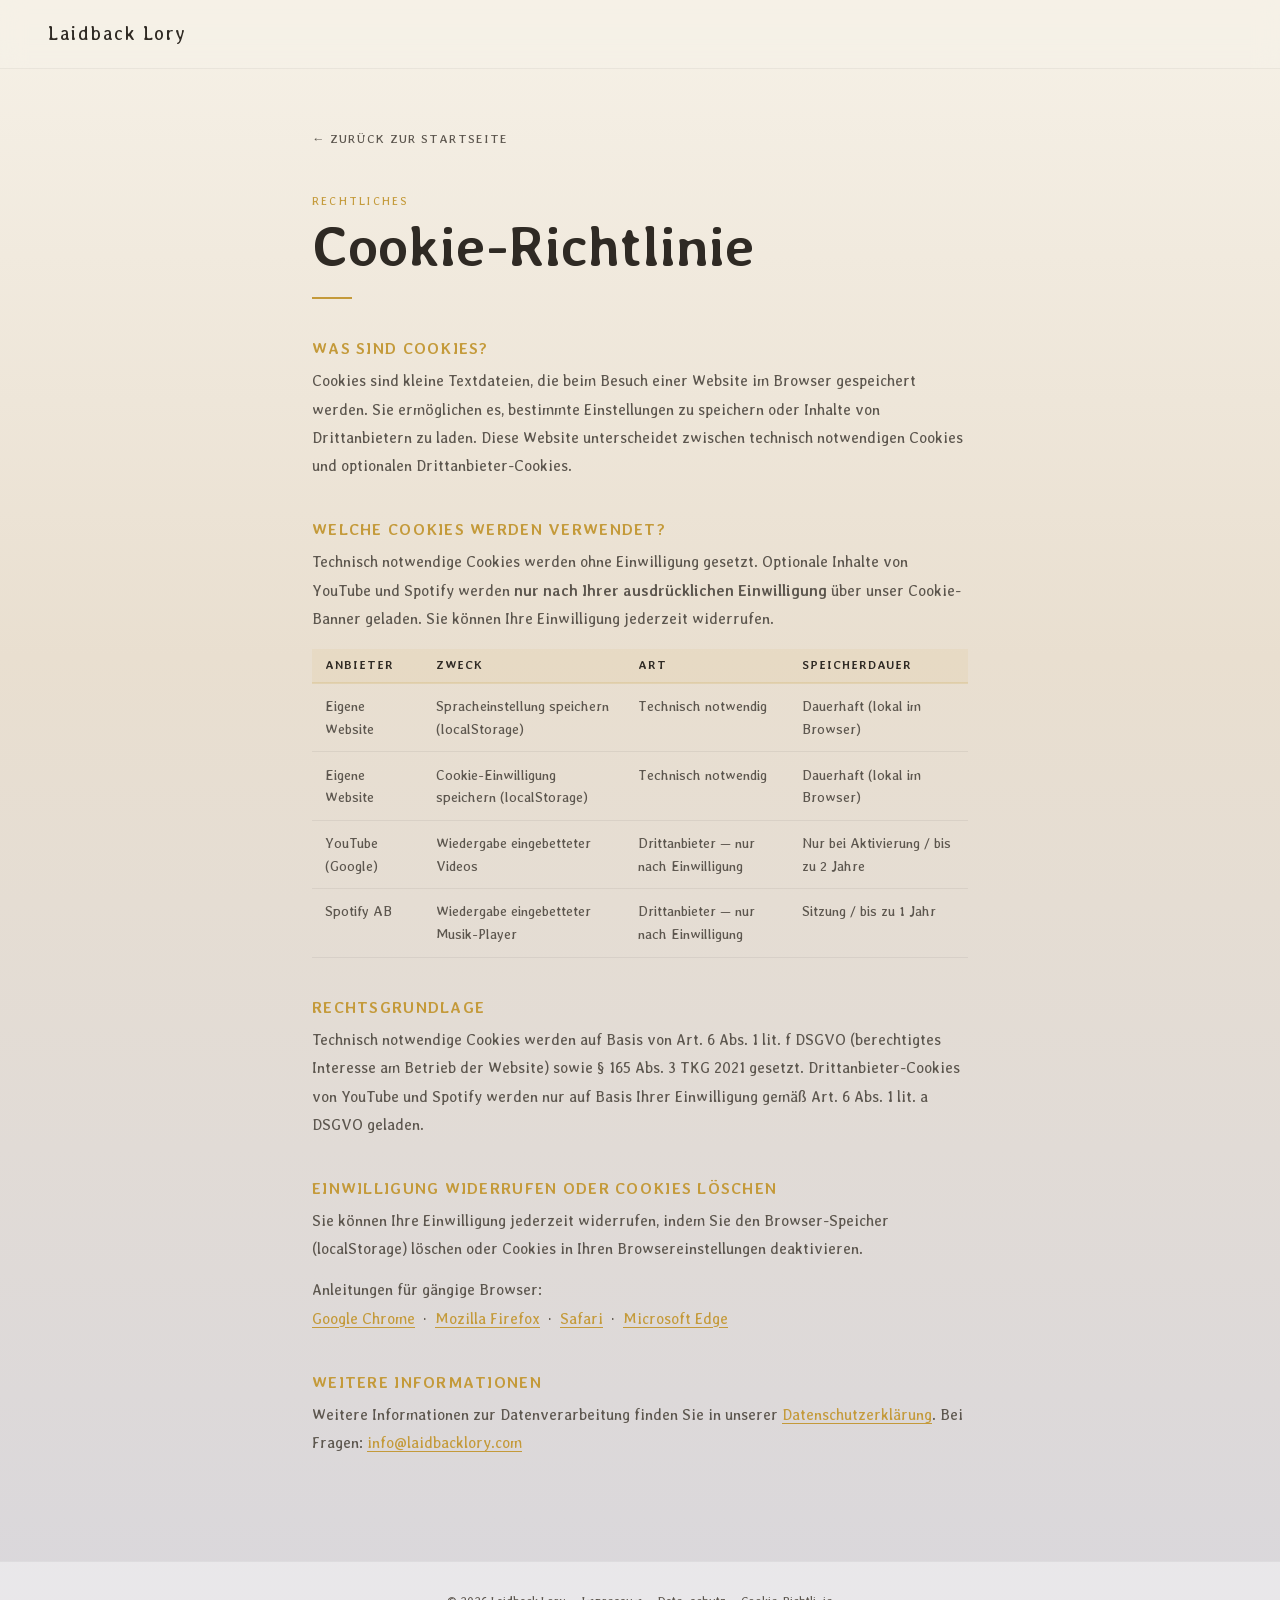
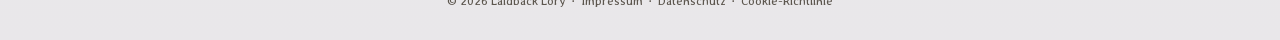
<file: cookies.html>
<!DOCTYPE html>
<html lang="de">
<head>
  <meta charset="UTF-8" />
  <meta name="viewport" content="width=device-width, initial-scale=1.0"/>
  <title>Cookie-Richtlinie — Laidback Lory</title>
  <meta name="robots" content="noindex, nofollow">
  <link href="https://fonts.googleapis.com/css2?family=Averia+Libre:ital,wght@0,300;0,400;0,700;1,300;1,400;1,700&display=swap" rel="stylesheet">
  <link rel="stylesheet" href="style.css">
  <style>
    .legal-wrap { max-width: 720px; margin: 0 auto; padding: 8rem 2rem 4rem; }
    .legal-wrap .section-label { font-size: 0.7rem; letter-spacing: 0.2em; text-transform: uppercase; color: var(--mustard); display: block; margin-bottom: 0.5rem; }
    .legal-wrap h1 { font-family: var(--font-h1); font-size: clamp(2rem, 5vw, 3.5rem); font-weight: 700; line-height: 1.1; margin-bottom: 0.5rem; }
    .legal-wrap .divider { width: 40px; height: 2px; background: var(--mustard); margin: 1.2rem 0 2.5rem; }
    .legal-block { margin-bottom: 2.5rem; }
    .legal-block h2 { font-family: var(--font-h2); font-size: 1rem; font-weight: 700; letter-spacing: 0.08em; text-transform: uppercase; color: var(--mustard); margin-bottom: 0.6rem; }
    .legal-block p { font-size: 0.95rem; color: var(--text-soft); line-height: 1.85; margin-bottom: 0.8rem; }
    .legal-block a { color: var(--mustard); text-decoration: underline; text-underline-offset: 3px; }
    .cookie-table { width: 100%; border-collapse: collapse; font-size: 0.88rem; color: var(--text-soft); margin-top: 1rem; }
    .cookie-table th { text-align: left; padding: 0.6rem 0.8rem; background: rgba(196,154,58,0.08); color: var(--text-dark); font-weight: 700; font-size: 0.75rem; letter-spacing: 0.08em; text-transform: uppercase; border-bottom: 2px solid rgba(196,154,58,0.2); }
    .cookie-table td { padding: 0.7rem 0.8rem; border-bottom: 1px solid rgba(0,0,0,0.06); line-height: 1.6; vertical-align: top; }
    .back-link { display: inline-flex; align-items: center; gap: 0.4rem; font-size: 0.78rem; letter-spacing: 0.1em; text-transform: uppercase; color: var(--text-soft); margin-bottom: 3rem; transition: color 0.2s; }
    .back-link:hover { color: var(--mustard); }
  </style>
</head>
<body>
  <nav><a href="index.html" class="nav-logo">Laidback Lory</a></nav>

  <div class="legal-wrap">
    <a href="index.html" class="back-link">← Zurück zur Startseite</a>
    <span class="section-label">Rechtliches</span>
    <h1>Cookie-Richtlinie</h1>
    <div class="divider"></div>

    <div class="legal-block">
      <h2>Was sind Cookies?</h2>
      <p>Cookies sind kleine Textdateien, die beim Besuch einer Website im Browser gespeichert werden. Sie ermöglichen es, bestimmte Einstellungen zu speichern oder Inhalte von Drittanbietern zu laden. Diese Website unterscheidet zwischen technisch notwendigen Cookies und optionalen Drittanbieter-Cookies.</p>
    </div>

    <div class="legal-block">
      <h2>Welche Cookies werden verwendet?</h2>
      <p>Technisch notwendige Cookies werden ohne Einwilligung gesetzt. Optionale Inhalte von YouTube und Spotify werden <strong>nur nach Ihrer ausdrücklichen Einwilligung</strong> über unser Cookie-Banner geladen. Sie können Ihre Einwilligung jederzeit widerrufen.</p>

      <table class="cookie-table">
        <thead>
          <tr>
            <th>Anbieter</th>
            <th>Zweck</th>
            <th>Art</th>
            <th>Speicherdauer</th>
          </tr>
        </thead>
        <tbody>
          <tr>
            <td>Eigene Website</td>
            <td>Spracheinstellung speichern (localStorage)</td>
            <td>Technisch notwendig</td>
            <td>Dauerhaft (lokal im Browser)</td>
          </tr>
          <tr>
            <td>Eigene Website</td>
            <td>Cookie-Einwilligung speichern (localStorage)</td>
            <td>Technisch notwendig</td>
            <td>Dauerhaft (lokal im Browser)</td>
          </tr>
          <tr>
            <td>YouTube (Google)</td>
            <td>Wiedergabe eingebetteter Videos</td>
            <td>Drittanbieter — nur nach Einwilligung</td>
            <td>Nur bei Aktivierung / bis zu 2 Jahre</td>
          </tr>
          <tr>
            <td>Spotify AB</td>
            <td>Wiedergabe eingebetteter Musik-Player</td>
            <td>Drittanbieter — nur nach Einwilligung</td>
            <td>Sitzung / bis zu 1 Jahr</td>
          </tr>
        </tbody>
      </table>
    </div>

    <div class="legal-block">
      <h2>Rechtsgrundlage</h2>
      <p>Technisch notwendige Cookies werden auf Basis von Art. 6 Abs. 1 lit. f DSGVO (berechtigtes Interesse am Betrieb der Website) sowie § 165 Abs. 3 TKG 2021 gesetzt. Drittanbieter-Cookies von YouTube und Spotify werden nur auf Basis Ihrer Einwilligung gemäß Art. 6 Abs. 1 lit. a DSGVO geladen.</p>
    </div>

    <div class="legal-block">
      <h2>Einwilligung widerrufen oder Cookies löschen</h2>
      <p>Sie können Ihre Einwilligung jederzeit widerrufen, indem Sie den Browser-Speicher (localStorage) löschen oder Cookies in Ihren Browsereinstellungen deaktivieren.</p>
      <p>Anleitungen für gängige Browser:<br>
      <a href="https://support.google.com/chrome/answer/95647?hl=de" target="_blank" rel="noopener">Google Chrome</a> &nbsp;·&nbsp;
      <a href="https://support.mozilla.org/de/kb/cookies-erlauben-und-ablehnen" target="_blank" rel="noopener">Mozilla Firefox</a> &nbsp;·&nbsp;
      <a href="https://support.apple.com/de-at/guide/safari/sfri11471/mac" target="_blank" rel="noopener">Safari</a> &nbsp;·&nbsp;
      <a href="https://support.microsoft.com/de-de/windows/cookies-in-microsoft-edge-löschen-63947406-40ac-c3b8-57b9-2a946a29ae09" target="_blank" rel="noopener">Microsoft Edge</a></p>
    </div>

    <div class="legal-block">
      <h2>Weitere Informationen</h2>
      <p>Weitere Informationen zur Datenverarbeitung finden Sie in unserer <a href="datenschutz.html">Datenschutzerklärung</a>. Bei Fragen: <a href="mailto:info@laidbacklory.com">info@laidbacklory.com</a></p>
    </div>
  </div>

  <footer>
    <p>&copy; <span id="yr"></span> Laidback Lory &nbsp;·&nbsp;
    <a href="impressum.html">Impressum</a> &nbsp;·&nbsp;
    <a href="datenschutz.html">Datenschutz</a> &nbsp;·&nbsp;
    <a href="cookies.html">Cookie-Richtlinie</a></p>
  </footer>
  <script>document.getElementById('yr').textContent = new Date().getFullYear();</script>
</body>
</html>
</file>
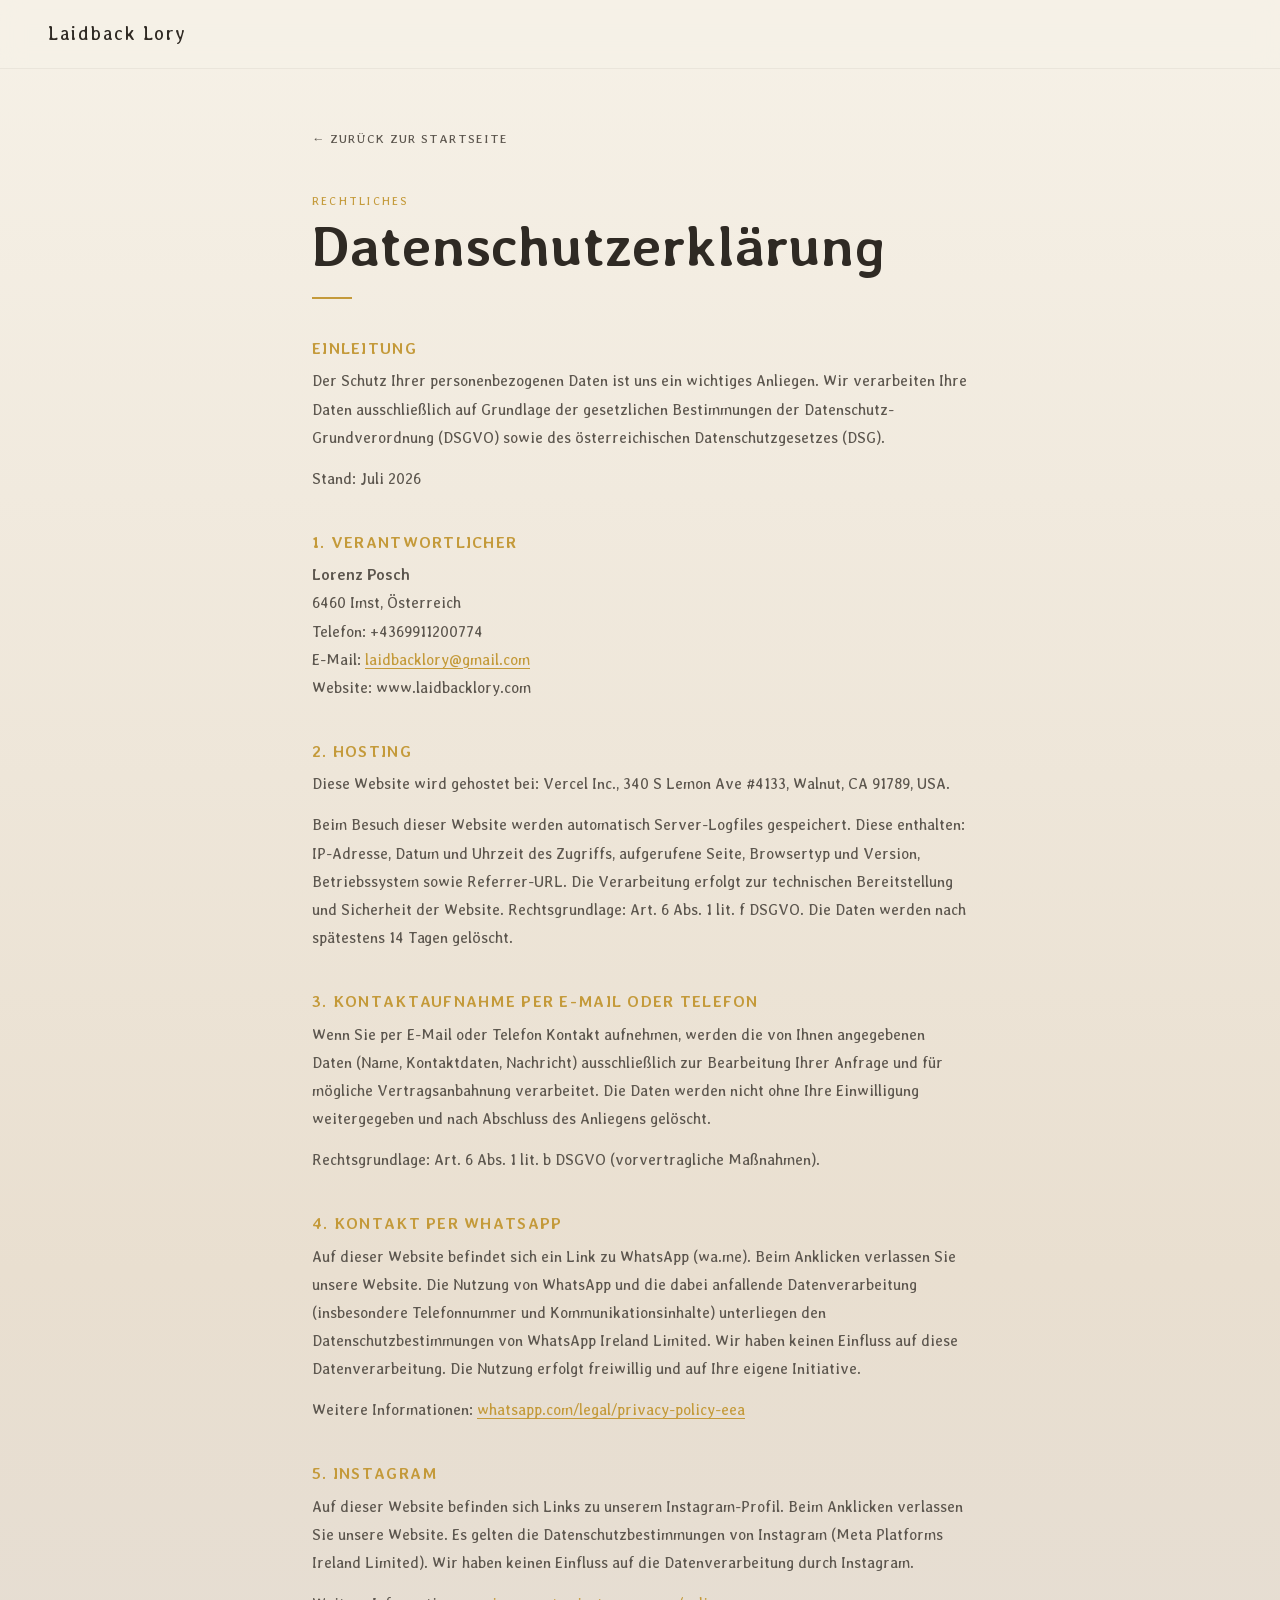
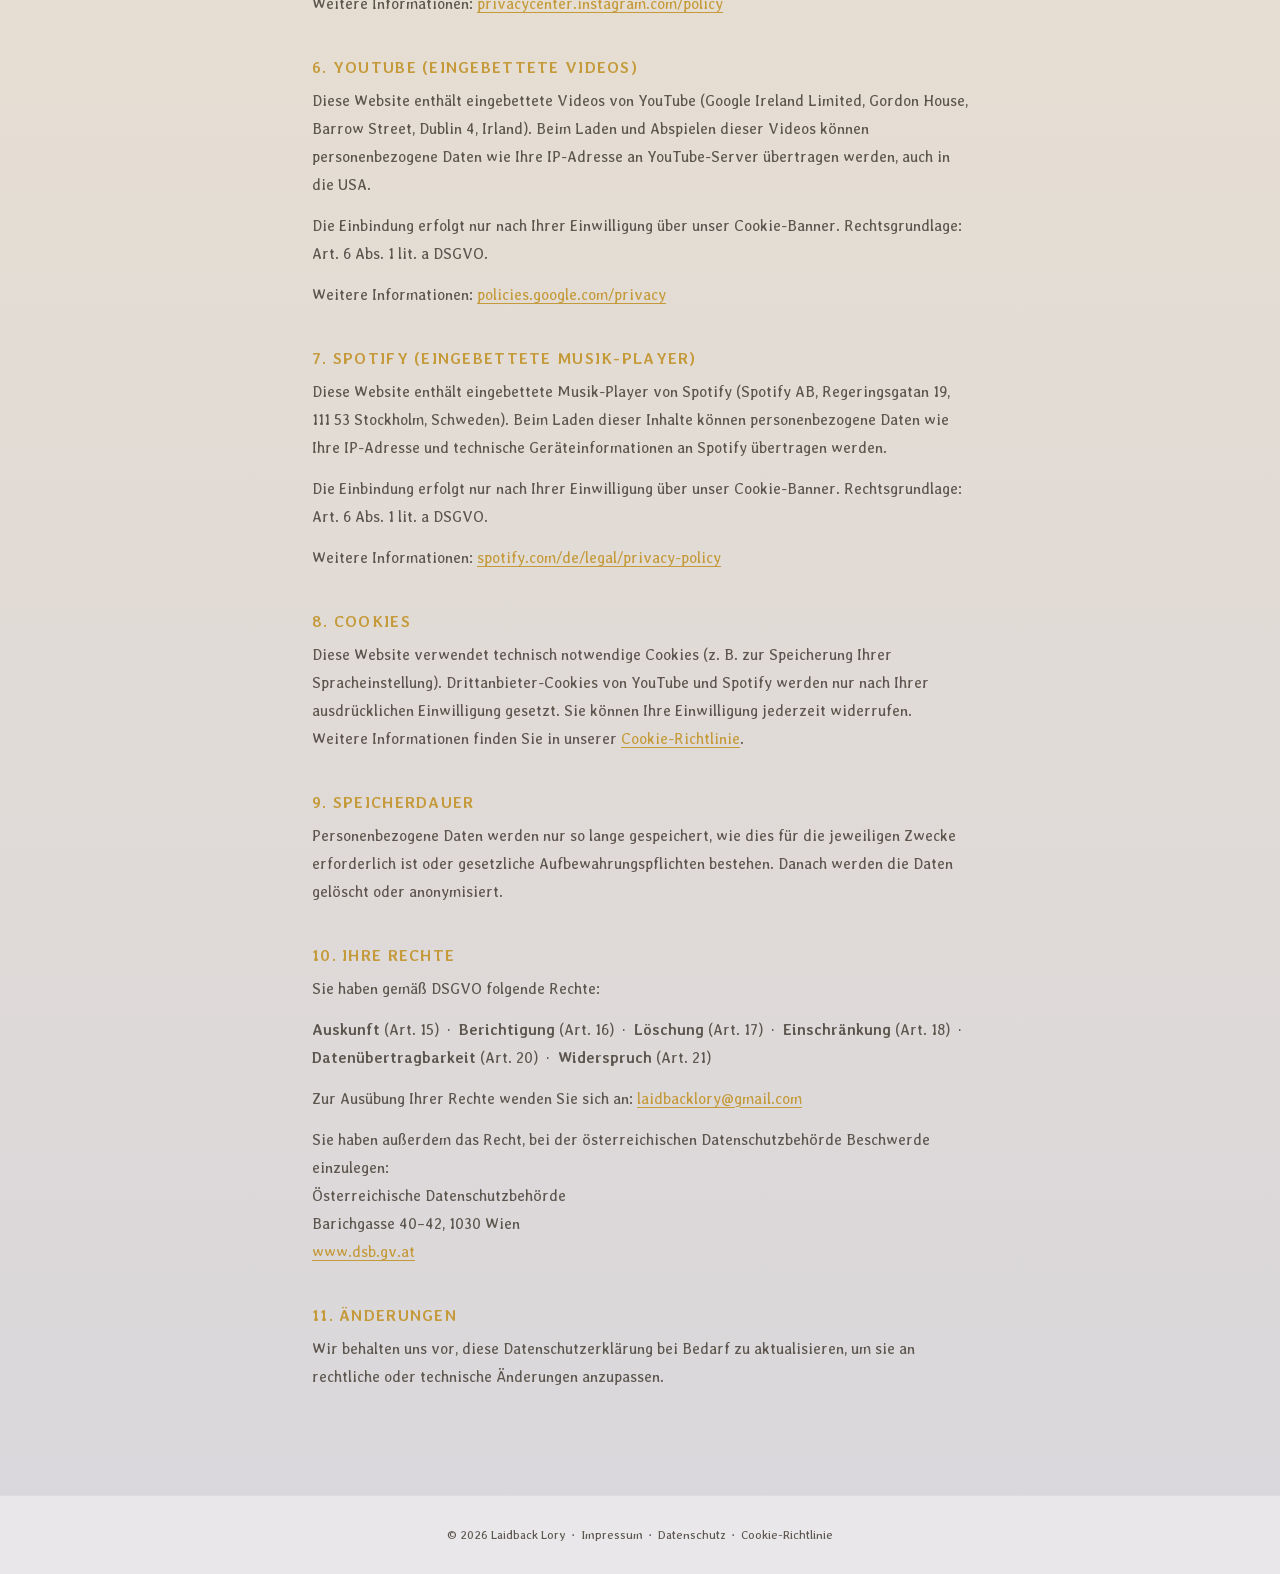
<file: datenschutz.html>
<!DOCTYPE html>
<html lang="de">
<head>
  <meta charset="UTF-8" />
  <meta name="viewport" content="width=device-width, initial-scale=1.0"/>
  <title>Datenschutzerklärung — Laidback Lory</title>
  <meta name="robots" content="noindex, nofollow">
  <link href="https://fonts.googleapis.com/css2?family=Averia+Libre:ital,wght@0,300;0,400;0,700;1,300;1,400;1,700&display=swap" rel="stylesheet">
  <link rel="stylesheet" href="style.css">
  <style>
    .legal-wrap { max-width: 720px; margin: 0 auto; padding: 8rem 2rem 4rem; }
    .legal-wrap .section-label { font-size: 0.7rem; letter-spacing: 0.2em; text-transform: uppercase; color: var(--mustard); display: block; margin-bottom: 0.5rem; }
    .legal-wrap h1 { font-family: var(--font-h1); font-size: clamp(2rem, 5vw, 3.5rem); font-weight: 700; line-height: 1.1; margin-bottom: 0.5rem; }
    .legal-wrap .divider { width: 40px; height: 2px; background: var(--mustard); margin: 1.2rem 0 2.5rem; }
    .legal-block { margin-bottom: 2.5rem; }
    .legal-block h2 { font-family: var(--font-h2); font-size: 1rem; font-weight: 700; letter-spacing: 0.08em; text-transform: uppercase; color: var(--mustard); margin-bottom: 0.6rem; }
    .legal-block p { font-size: 0.95rem; color: var(--text-soft); line-height: 1.85; margin-bottom: 0.8rem; }
    .legal-block a { color: var(--mustard); text-decoration: underline; text-underline-offset: 3px; }
    .back-link { display: inline-flex; align-items: center; gap: 0.4rem; font-size: 0.78rem; letter-spacing: 0.1em; text-transform: uppercase; color: var(--text-soft); margin-bottom: 3rem; transition: color 0.2s; }
    .back-link:hover { color: var(--mustard); }
  </style>
</head>
<body>
  <nav><a href="index.html" class="nav-logo">Laidback Lory</a></nav>

  <div class="legal-wrap">
    <a href="index.html" class="back-link">← Zurück zur Startseite</a>
    <span class="section-label">Rechtliches</span>
    <h1>Datenschutz&shy;erklärung</h1>
    <div class="divider"></div>

    <div class="legal-block">
      <h2>Einleitung</h2>
      <p>Der Schutz Ihrer personenbezogenen Daten ist uns ein wichtiges Anliegen. Wir verarbeiten Ihre Daten ausschließlich auf Grundlage der gesetzlichen Bestimmungen der Datenschutz-Grundverordnung (DSGVO) sowie des österreichischen Datenschutzgesetzes (DSG).</p>
      <p>Stand: Juli 2026</p>
    </div>

    <div class="legal-block">
      <h2>1. Verantwortlicher</h2>
      <p>
        <strong>Lorenz Posch</strong><br>
        6460 Imst, Österreich<br>
        Telefon: +4369911200774<br>
        E-Mail: <a href="mailto:info@laidbacklory.com">laidbacklory@gmail.com</a><br>
        Website: www.laidbacklory.com
      </p>
    </div>

    <div class="legal-block">
      <h2>2. Hosting</h2>
      <p>Diese Website wird gehostet bei: Vercel Inc., 340 S Lemon Ave #4133, Walnut, CA 91789, USA.</p>
      <p>Beim Besuch dieser Website werden automatisch Server-Logfiles gespeichert. Diese enthalten: IP-Adresse, Datum und Uhrzeit des Zugriffs, aufgerufene Seite, Browsertyp und Version, Betriebssystem sowie Referrer-URL. Die Verarbeitung erfolgt zur technischen Bereitstellung und Sicherheit der Website. Rechtsgrundlage: Art. 6 Abs. 1 lit. f DSGVO. Die Daten werden nach spätestens 14 Tagen gelöscht.</p>
    </div>

    <div class="legal-block">
      <h2>3. Kontaktaufnahme per E-Mail oder Telefon</h2>
      <p>Wenn Sie per E-Mail oder Telefon Kontakt aufnehmen, werden die von Ihnen angegebenen Daten (Name, Kontaktdaten, Nachricht) ausschließlich zur Bearbeitung Ihrer Anfrage und für mögliche Vertragsanbahnung verarbeitet. Die Daten werden nicht ohne Ihre Einwilligung weitergegeben und nach Abschluss des Anliegens gelöscht.</p>
      <p>Rechtsgrundlage: Art. 6 Abs. 1 lit. b DSGVO (vorvertragliche Maßnahmen).</p>
    </div>

    <div class="legal-block">
      <h2>4. Kontakt per WhatsApp</h2>
      <p>Auf dieser Website befindet sich ein Link zu WhatsApp (wa.me). Beim Anklicken verlassen Sie unsere Website. Die Nutzung von WhatsApp und die dabei anfallende Datenverarbeitung (insbesondere Telefonnummer und Kommunikationsinhalte) unterliegen den Datenschutzbestimmungen von WhatsApp Ireland Limited. Wir haben keinen Einfluss auf diese Datenverarbeitung. Die Nutzung erfolgt freiwillig und auf Ihre eigene Initiative.</p>
      <p>Weitere Informationen: <a href="https://www.whatsapp.com/legal/privacy-policy-eea" target="_blank" rel="noopener">whatsapp.com/legal/privacy-policy-eea</a></p>
    </div>

    <div class="legal-block">
      <h2>5. Instagram</h2>
      <p>Auf dieser Website befinden sich Links zu unserem Instagram-Profil. Beim Anklicken verlassen Sie unsere Website. Es gelten die Datenschutzbestimmungen von Instagram (Meta Platforms Ireland Limited). Wir haben keinen Einfluss auf die Datenverarbeitung durch Instagram.</p>
      <p>Weitere Informationen: <a href="https://privacycenter.instagram.com/policy" target="_blank" rel="noopener">privacycenter.instagram.com/policy</a></p>
    </div>

    <div class="legal-block">
      <h2>6. YouTube (eingebettete Videos)</h2>
      <p>Diese Website enthält eingebettete Videos von YouTube (Google Ireland Limited, Gordon House, Barrow Street, Dublin 4, Irland). Beim Laden und Abspielen dieser Videos können personenbezogene Daten wie Ihre IP-Adresse an YouTube-Server übertragen werden, auch in die USA.</p>
      <p>Die Einbindung erfolgt nur nach Ihrer Einwilligung über unser Cookie-Banner. Rechtsgrundlage: Art. 6 Abs. 1 lit. a DSGVO.</p>
      <p>Weitere Informationen: <a href="https://policies.google.com/privacy?hl=de" target="_blank" rel="noopener">policies.google.com/privacy</a></p>
    </div>

    <div class="legal-block">
      <h2>7. Spotify (eingebettete Musik-Player)</h2>
      <p>Diese Website enthält eingebettete Musik-Player von Spotify (Spotify AB, Regeringsgatan 19, 111 53 Stockholm, Schweden). Beim Laden dieser Inhalte können personenbezogene Daten wie Ihre IP-Adresse und technische Geräteinformationen an Spotify übertragen werden.</p>
      <p>Die Einbindung erfolgt nur nach Ihrer Einwilligung über unser Cookie-Banner. Rechtsgrundlage: Art. 6 Abs. 1 lit. a DSGVO.</p>
      <p>Weitere Informationen: <a href="https://www.spotify.com/de/legal/privacy-policy/" target="_blank" rel="noopener">spotify.com/de/legal/privacy-policy</a></p>
    </div>

    <div class="legal-block">
      <h2>8. Cookies</h2>
      <p>Diese Website verwendet technisch notwendige Cookies (z. B. zur Speicherung Ihrer Spracheinstellung). Drittanbieter-Cookies von YouTube und Spotify werden nur nach Ihrer ausdrücklichen Einwilligung gesetzt. Sie können Ihre Einwilligung jederzeit widerrufen. Weitere Informationen finden Sie in unserer <a href="cookies.html">Cookie-Richtlinie</a>.</p>
    </div>

    <div class="legal-block">
      <h2>9. Speicherdauer</h2>
      <p>Personenbezogene Daten werden nur so lange gespeichert, wie dies für die jeweiligen Zwecke erforderlich ist oder gesetzliche Aufbewahrungspflichten bestehen. Danach werden die Daten gelöscht oder anonymisiert.</p>
    </div>

    <div class="legal-block">
      <h2>10. Ihre Rechte</h2>
      <p>Sie haben gemäß DSGVO folgende Rechte:</p>
      <p>
        <strong>Auskunft</strong> (Art. 15) &nbsp;·&nbsp; <strong>Berichtigung</strong> (Art. 16) &nbsp;·&nbsp; <strong>Löschung</strong> (Art. 17) &nbsp;·&nbsp;
        <strong>Einschränkung</strong> (Art. 18) &nbsp;·&nbsp; <strong>Datenübertragbarkeit</strong> (Art. 20) &nbsp;·&nbsp; <strong>Widerspruch</strong> (Art. 21)
      </p>
      <p>Zur Ausübung Ihrer Rechte wenden Sie sich an: <a href="mailto:info@laidbacklory.com">laidbacklory@gmail.com</a></p>
      <p>Sie haben außerdem das Recht, bei der österreichischen Datenschutzbehörde Beschwerde einzulegen:<br>
      Österreichische Datenschutzbehörde<br>
      Barichgasse 40–42, 1030 Wien<br>
      <a href="https://www.dsb.gv.at" target="_blank" rel="noopener">www.dsb.gv.at</a></p>
    </div>

    <div class="legal-block">
      <h2>11. Änderungen</h2>
      <p>Wir behalten uns vor, diese Datenschutzerklärung bei Bedarf zu aktualisieren, um sie an rechtliche oder technische Änderungen anzupassen.</p>
    </div>
  </div>

  <footer>
    <p>&copy; <span id="yr"></span> Laidback Lory &nbsp;·&nbsp;
    <a href="impressum.html">Impressum</a> &nbsp;·&nbsp;
    <a href="datenschutz.html">Datenschutz</a> &nbsp;·&nbsp;
    <a href="cookies.html">Cookie-Richtlinie</a></p>
  </footer>
  <script>document.getElementById('yr').textContent = new Date().getFullYear();</script>
</body>
</html>
</file>
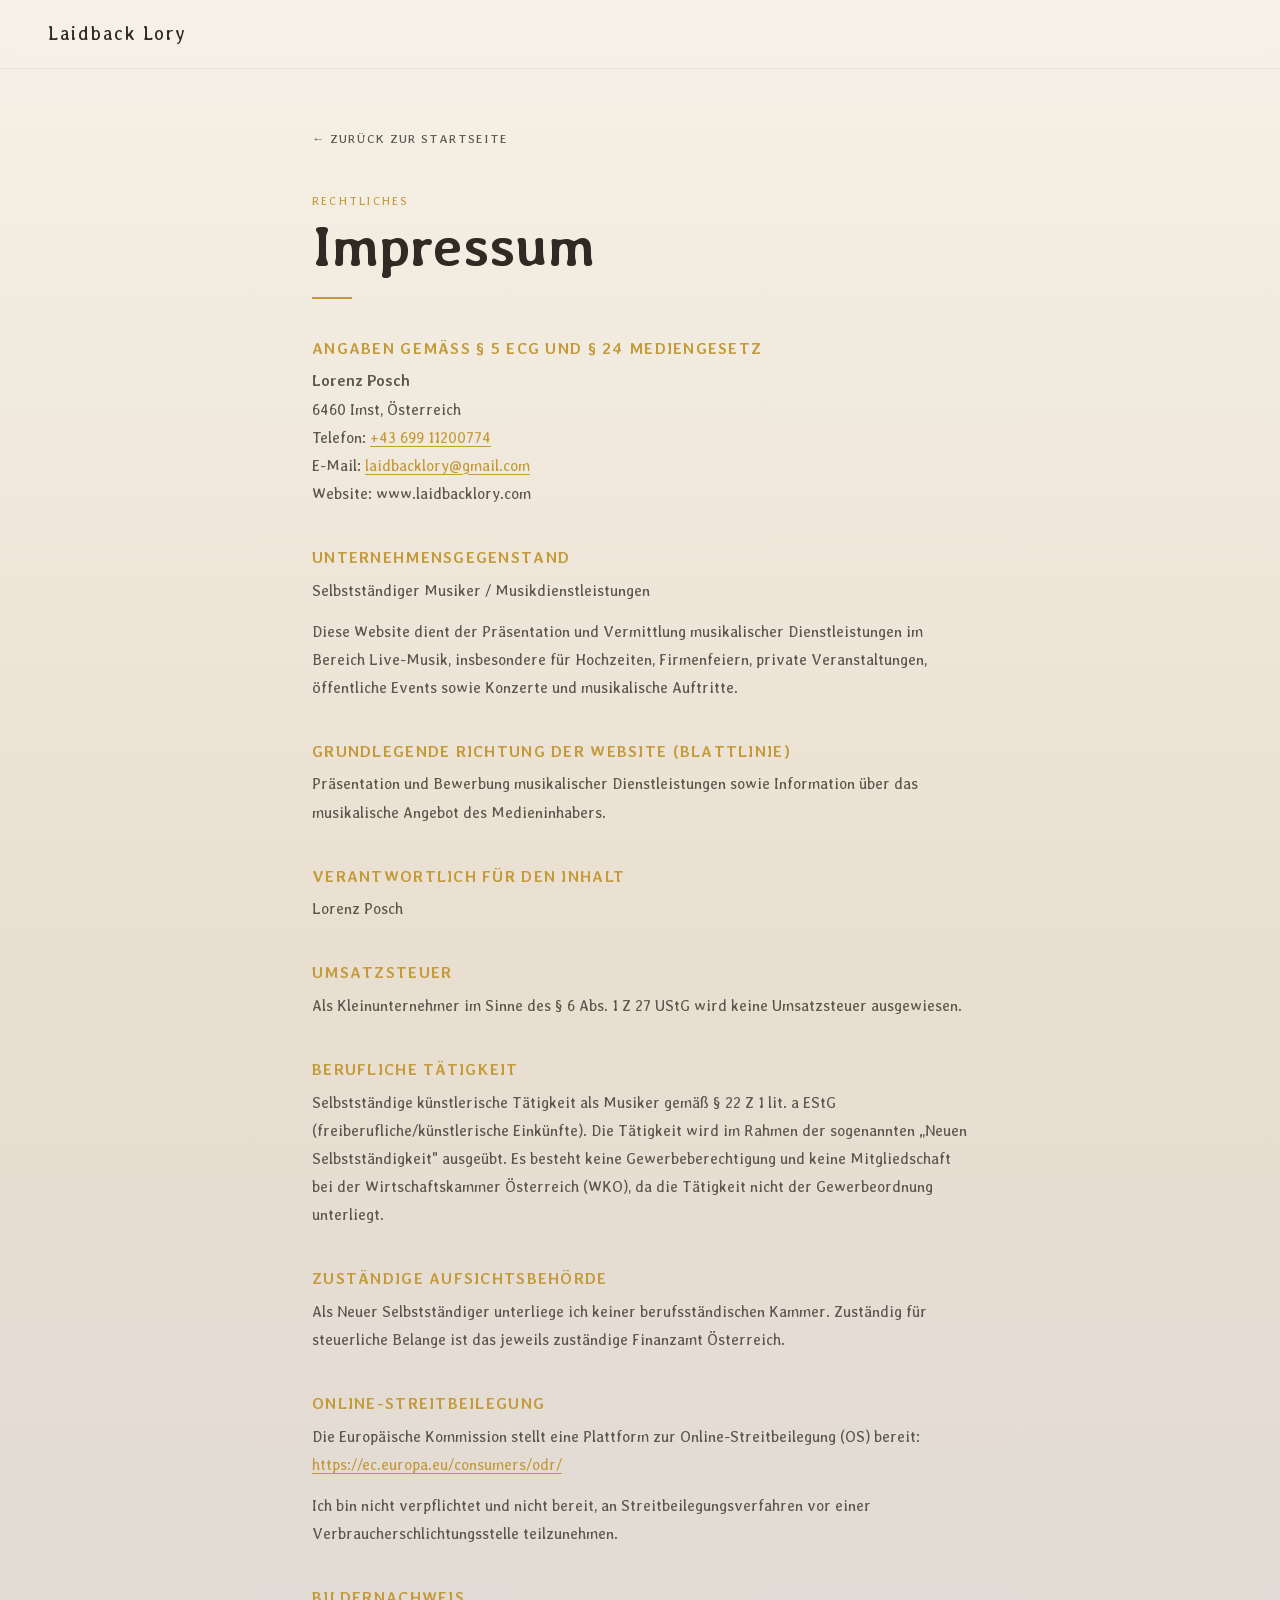
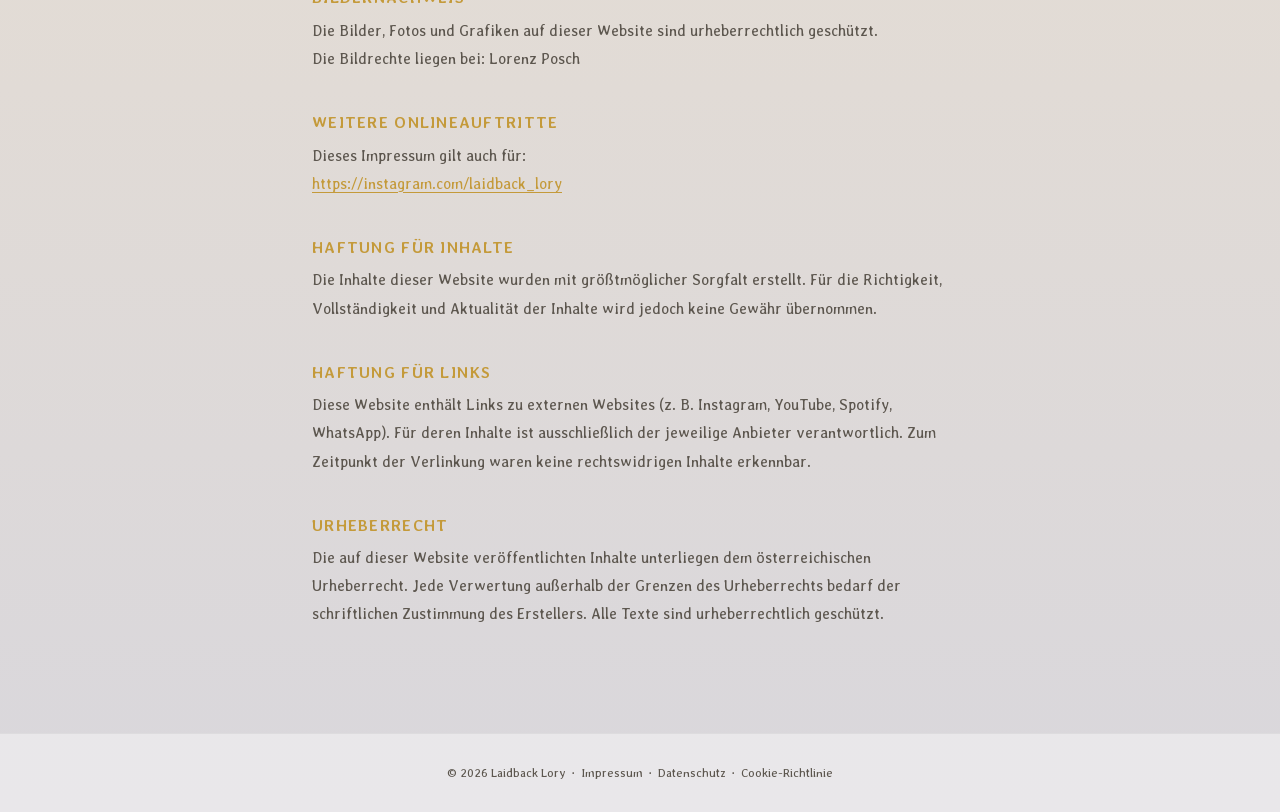
<file: impressum.html>
<!DOCTYPE html>
<html lang="de">
<head>
  <meta charset="UTF-8" />
  <meta name="viewport" content="width=device-width, initial-scale=1.0"/>
  <title>Impressum — Laidback Lory</title>
  <meta name="robots" content="noindex, nofollow">
  <link href="https://fonts.googleapis.com/css2?family=Averia+Libre:ital,wght@0,300;0,400;0,700;1,300;1,400;1,700&display=swap" rel="stylesheet">
  <link rel="stylesheet" href="style.css">
  <style>
    .legal-wrap { max-width: 720px; margin: 0 auto; padding: 8rem 2rem 4rem; }
    .legal-wrap .section-label { font-size: 0.7rem; letter-spacing: 0.2em; text-transform: uppercase; color: var(--mustard); display: block; margin-bottom: 0.5rem; }
    .legal-wrap h1 { font-family: var(--font-h1); font-size: clamp(2rem, 5vw, 3.5rem); font-weight: 700; line-height: 1.1; margin-bottom: 0.5rem; }
    .legal-wrap .divider { width: 40px; height: 2px; background: var(--mustard); margin: 1.2rem 0 2.5rem; }
    .legal-block { margin-bottom: 2.5rem; }
    .legal-block h2 { font-family: var(--font-h2); font-size: 1rem; font-weight: 700; letter-spacing: 0.08em; text-transform: uppercase; color: var(--mustard); margin-bottom: 0.6rem; }
    .legal-block p, .legal-block address { font-style: normal; font-size: 0.95rem; color: var(--text-soft); line-height: 1.85; margin-bottom: 0.8rem; }
    .legal-block a { color: var(--mustard); text-decoration: underline; text-underline-offset: 3px; }
    .back-link { display: inline-flex; align-items: center; gap: 0.4rem; font-size: 0.78rem; letter-spacing: 0.1em; text-transform: uppercase; color: var(--text-soft); margin-bottom: 3rem; transition: color 0.2s; }
    .back-link:hover { color: var(--mustard); }
    .placeholder { background: rgba(196,154,58,0.15); border-radius: 4px; padding: 0 4px; color: #c49a3a; font-style: italic; }
  </style>
</head>
<body>
  <nav><a href="index.html" class="nav-logo">Laidback Lory</a></nav>

  <div class="legal-wrap">
    <a href="index.html" class="back-link">← Zurück zur Startseite</a>
    <span class="section-label">Rechtliches</span>
    <h1>Impressum</h1>
    <div class="divider"></div>

    <div class="legal-block">
      <h2>Angaben gemäß § 5 ECG und § 24 Mediengesetz</h2>
      <address>
        <strong>Lorenz Posch</strong><br>
        6460 Imst, Österreich<br>
        Telefon: <a href="tel:+4369911200774">+43 699 11200774</a><br>
        E-Mail: <a href="mailto:laidbacklory@gmail.com">laidbacklory@gmail.com</a><br>
        Website: www.laidbacklory.com
      </address>
    </div>

    <div class="legal-block">
      <h2>Unternehmensgegenstand</h2>
      <p>Selbstständiger Musiker / Musikdienstleistungen</p>
      <p>Diese Website dient der Präsentation und Vermittlung musikalischer Dienstleistungen im Bereich Live-Musik, insbesondere für Hochzeiten, Firmenfeiern, private Veranstaltungen, öffentliche Events sowie Konzerte und musikalische Auftritte.</p>
    </div>

    <div class="legal-block">
      <h2>Grundlegende Richtung der Website (Blattlinie)</h2>
      <p>Präsentation und Bewerbung musikalischer Dienstleistungen sowie Information über das musikalische Angebot des Medieninhabers.</p>
    </div>

    <div class="legal-block">
      <h2>Verantwortlich für den Inhalt</h2>
      <p>Lorenz Posch</p>
    </div>

    <div class="legal-block">
      <h2>Umsatzsteuer</h2>
      <p>Als Kleinunternehmer im Sinne des § 6 Abs. 1 Z 27 UStG wird keine Umsatzsteuer ausgewiesen.</p>
    </div>

    <div class="legal-block">
      <h2>Berufliche Tätigkeit</h2>
      <p>Selbstständige künstlerische Tätigkeit als Musiker gemäß § 22 Z 1 lit. a EStG (freiberufliche/künstlerische Einkünfte). Die Tätigkeit wird im Rahmen der sogenannten „Neuen Selbstständigkeit" ausgeübt. Es besteht keine Gewerbeberechtigung und keine Mitgliedschaft bei der Wirtschaftskammer Österreich (WKO), da die Tätigkeit nicht der Gewerbeordnung unterliegt.</p>
    </div>

    <div class="legal-block">
      <h2>Zuständige Aufsichtsbehörde</h2>
      <p>Als Neuer Selbstständiger unterliege ich keiner berufsständischen Kammer. Zuständig für steuerliche Belange ist das jeweils zuständige Finanzamt Österreich.</p>
    </div>

    <div class="legal-block">
      <h2>Online-Streitbeilegung</h2>
      <p>Die Europäische Kommission stellt eine Plattform zur Online-Streitbeilegung (OS) bereit:<br>
      <a href="https://ec.europa.eu/consumers/odr/" target="_blank" rel="noopener">https://ec.europa.eu/consumers/odr/</a></p>
      <p>Ich bin nicht verpflichtet und nicht bereit, an Streitbeilegungsverfahren vor einer Verbraucherschlichtungsstelle teilzunehmen.</p>
    </div>

    <div class="legal-block">
      <h2>Bildernachweis</h2>
      <p>Die Bilder, Fotos und Grafiken auf dieser Website sind urheberrechtlich geschützt.<br>
      Die Bildrechte liegen bei: Lorenz Posch</p>
    </div>

    <div class="legal-block">
      <h2>Weitere Onlineauftritte</h2>
      <p>Dieses Impressum gilt auch für:<br>
      <a href="https://instagram.com/laidback_lory" target="_blank" rel="noopener">https://instagram.com/laidback_lory</a></p>
    </div>

    <div class="legal-block">
      <h2>Haftung für Inhalte</h2>
      <p>Die Inhalte dieser Website wurden mit größtmöglicher Sorgfalt erstellt. Für die Richtigkeit, Vollständigkeit und Aktualität der Inhalte wird jedoch keine Gewähr übernommen.</p>
    </div>

    <div class="legal-block">
      <h2>Haftung für Links</h2>
      <p>Diese Website enthält Links zu externen Websites (z. B. Instagram, YouTube, Spotify, WhatsApp). Für deren Inhalte ist ausschließlich der jeweilige Anbieter verantwortlich. Zum Zeitpunkt der Verlinkung waren keine rechtswidrigen Inhalte erkennbar.</p>
    </div>

    <div class="legal-block">
      <h2>Urheberrecht</h2>
      <p>Die auf dieser Website veröffentlichten Inhalte unterliegen dem österreichischen Urheberrecht. Jede Verwertung außerhalb der Grenzen des Urheberrechts bedarf der schriftlichen Zustimmung des Erstellers. Alle Texte sind urheberrechtlich geschützt.</p>
    </div>
  </div>

  <footer>
    <p>&copy; <span id="yr"></span> Laidback Lory &nbsp;·&nbsp;
    <a href="impressum.html">Impressum</a> &nbsp;·&nbsp;
    <a href="datenschutz.html">Datenschutz</a> &nbsp;·&nbsp;
    <a href="cookies.html">Cookie-Richtlinie</a></p>
  </footer>
  <script>document.getElementById('yr').textContent = new Date().getFullYear();</script>
</body>
</html>
</file>
<file: style.css>
/* ============================================================
   LAIDBACK LORY — style.css
   ============================================================ */




/* ████████████████████████████████████████████████████████████
   ✏️  ZONA DE EDICIÓN FÁCIL — TIPOGRAFÍAS
   Aquí podés cambiar cada fuente por separado sin tocar nada más.
   Para cambiar una fuente: reemplazá el nombre entre comillas.
   Ejemplo: 'DM Sans' → 'Georgia' o cualquier fuente de Google Fonts.
   ████████████████████████████████████████████████████████████ */

:root {

  /* ── Fuentes ─────────────────────────────────────────────── */

  /* Fuente del CUERPO — texto general de la página */
  --font-body: 'Averia Libre', sans-serif;

  /* Fuente del LOGO en la barra de navegación */
  --font-nav-logo: 'Averia Libre', serif;

  /* Fuente del TÍTULO PRINCIPAL H1 (sección Hero) */
  --font-h1: 'Averia Libre', serif;

  /* Fuente de los TÍTULOS DE SECCIÓN H2 (About, Music, Videos, etc.) */
  --font-h2: 'Averia Libre', serif;

  /* Fuente de los TÍTULOS DE TARJETA H3 (Weddings, Festivals, etc.) */
  --font-h3: 'Averia Libre', serif;

  /* Fuente de los TÍTULOS DE TRACK en la sección Music */
  --font-track-title: 'Averia Libre', serif;

  /* Fuente de los TÍTULOS DE VIDEO en la sección Videos */
  --font-video-title: 'Averia Libre', serif;

  /* Fuente del NOMBRE DE GÉNERO en la sección Repertoire */
  --font-genre-name: 'Averia Libre', serif;

  /* ── Tamaños de fuente ───────────────────────────────────── */

  /* Tamaño del TÍTULO PRINCIPAL H1 — usa clamp(mínimo, escalable, máximo) */
  --size-h1: clamp(3rem, 6vw, 6.5rem);

  /* Tamaño de los TÍTULOS DE SECCIÓN H2 */
  --size-h2: clamp(2rem, 4vw, 3rem);

  /* Tamaño de los TÍTULOS DE TARJETA H3 (servicios) */
  --size-h3: 1.25rem;

  /* Tamaño del LOGO en la navegación */
  --size-nav-logo: 1.2rem;

  /* Tamaño de los LINKS de navegación */
  --size-nav-links: 0.78rem;

  /* Tamaño del SUBTÍTULO del Hero ("Austrian Indie / Folk Soul") */
  --size-hero-tag: 0.7rem;

  /* Tamaño de la ETIQUETA de sección (ej: "Discography", "The Artist") */
  --size-section-label: 0.7rem;

  /* Tamaño del texto de las TARJETAS de servicios */
  --size-card-text: 0.92rem;

}




/* ████████████████████████████████████████████████████████████
   🖼️  ZONA DE EDICIÓN FÁCIL — IMÁGENES Y MULTIMEDIA
   Aquí podés cambiar el tamaño de cada imagen/video por separado.
   ████████████████████████████████████████████████████████████ */

:root {

  /* ── FOTO DE PORTADA (Hero) ──────────────────────────────── */
  /* Ruta de la imagen de fondo del Hero */
  /* Para cambiarla: reemplazá la URL entre comillas */
  --hero-bg-image: url(./img/PSX_20251005_213804.jpg);

  /* ── FOTO DE ABOUT ───────────────────────────────────────── */
  /* Ancho de la foto en la sección About (escritorio) */
  --about-img-width-desktop: 440px;
  /* Alto de la foto en la sección About (escritorio) */
  --about-img-height-desktop: 600px;
  /* Ancho de la foto en la sección About (móvil) */
  --about-img-width-mobile: 100%;
  /* Alto de la foto en la sección About (móvil) */
  --about-img-height-mobile: 520px;

  /* ── FOTOS DEL CARRUSEL ──────────────────────────────────── */
  /* Ancho de cada foto en el carrusel (escritorio) */
  --carousel-item-width: 340px;
  /* Alto de cada foto en el carrusel (escritorio) */
  --carousel-item-height: 220px;
  /* Ancho de cada foto en el carrusel (móvil) */
  --carousel-item-width-mobile: 270px;
  /* Alto de cada foto en el carrusel (móvil) */
  --carousel-item-height-mobile: 175px;

  /* ── VIDEOS (YouTube) ────────────────────────────────────── */
  /* Los videos usan proporción 16:9 automática — se adaptan al contenedor */
  /* Ancho mínimo de cada columna de video */
  --video-col-min-width: 320px;

  /* ── MÚSICA (Spotify embeds) ─────────────────────────────── */
  /* Ancho mínimo de cada columna de música */
  --music-col-min-width: 280px;

}




/* ============================================================
   1. COLORES Y VARIABLES DE DISEÑO
   ============================================================ */
:root {
  --cream:        #f6f1e7;
  --sand:         #e6dccb;
  --mustard:      #c49a3a;
  --mustard-soft: #d8b25c;
  --lavender:     #8f87a8;
  --ice-blue:     #b7cad6;
  --pine:         #5d6b63;
  --text-dark:    #2f2a24;
  --text-soft:    #5c564e;
  --section-bg:   #efe7da;
  --section-alt:  #e7dfd2;
  --card-bg:      rgba(255,255,255,0.45);
}


/* ============================================================
   2. RESET GENERAL
   ============================================================ */
* { margin: 0; padding: 0; box-sizing: border-box; }
html { scroll-behavior: smooth; }
body {
  background: linear-gradient(180deg, #f6f1e7 0%, #e9dfd0 40%, #d9d7dc 100%);
  color: var(--text-dark);
  font-family: var(--font-body);
  overflow-x: hidden;
}
a         { color: var(--text-soft); text-decoration: none; }
a:visited { color: var(--text-soft); }
a:hover   { color: var(--mustard); }
img, iframe { max-width: 100%; }


/* ============================================================
   3. NAVEGACIÓN
   ============================================================ */
nav {
  position: fixed;
  top: 0; left: 0; right: 0;
  z-index: 1000;
  display: flex;
  justify-content: space-between;
  align-items: center;
  padding: 1.4rem 3rem;
  background: rgba(246,241,231,0.82);
  backdrop-filter: blur(12px);
  border-bottom: 1px solid rgba(0,0,0,0.05);
}
.nav-logo {
  color: var(--text-dark);
  font-family: var(--font-nav-logo);
  font-size: var(--size-nav-logo);
  letter-spacing: 0.08em;
}
.nav-right  { display: flex; align-items: center; gap: 2rem; }
.nav-links  { display: flex; gap: 2rem; list-style: none; }
.nav-links a {
  font-size: var(--size-nav-links);
  letter-spacing: 0.12em;
  text-transform: uppercase;
  transition: 0.2s;
}
.nav-links a:hover { color: var(--mustard); }

#languageSwitcher {
  background: transparent;
  color: var(--text-dark);
  border: none;
  border-bottom: 1px solid rgba(0,0,0,0.2);
  padding: 0.4rem 0.2rem;
  border-radius: 0;
  font-family: var(--font-body);
  font-size: var(--size-nav-links);
  letter-spacing: 0.12em;
  text-transform: uppercase;
  cursor: pointer;
  appearance: none;
  -webkit-appearance: none;
}
#languageSwitcher:focus {
  outline: none;
  border-bottom-color: var(--mustard);
}

/* ── Hamburguesa — oculta en desktop ── */
.nav-hamburger {
  display: none;
  flex-direction: column;
  justify-content: center;
  gap: 5px;
  width: 36px;
  height: 36px;
  cursor: pointer;
  background: none;
  border: none;
  padding: 4px;
  z-index: 1100;
}
.nav-hamburger span {
  display: block;
  height: 2px;
  background: var(--text-dark);
  border-radius: 2px;
  transition: transform 0.3s ease, opacity 0.3s ease;
}
.nav-hamburger.open span:nth-child(1) { transform: translateY(7px) rotate(45deg); }
.nav-hamburger.open span:nth-child(2) { opacity: 0; }
.nav-hamburger.open span:nth-child(3) { transform: translateY(-7px) rotate(-45deg); }


/* ============================================================
   4. HERO
   ============================================================ */
#hero {
  background:
    linear-gradient(to bottom, rgba(246,241,231,0.25), rgba(246,241,231,0.88)),
    var(--hero-bg-image) center top/cover no-repeat;
  /* altura y layout controlados desde index.html */
}
.hero-content {
  max-width: 700px;
  animation: fadeUp 1s ease;
}
.hero-tag {
  color:var(--text-soft);
  letter-spacing: 0.25em;
 /* font-size: var(--size-hero-tag);¨*/
  font-size:x-large;
  margin-bottom: 1rem;
  display: block;
}
h1 {
  font-family: var(--font-h1);
  font-size: var(--size-h1);
  line-height: 0.95;
  font-weight: 700;
  margin-bottom: 1.5rem;
}
h1 em { color: var(--mustard); font-style: italic; }
.hero-sub {
  font-size: large;
  max-width: 520px;
  line-height: 1.7;
  color: var(--text-soft);
  margin-bottom: 2rem;
}
.hero-ctas { display: flex; gap: 1rem; flex-wrap: wrap; }


/* ============================================================
   5. BOTONES
   ============================================================ */
.btn {
  padding: 0.9rem 1.8rem;
  border-radius: 6px;
  text-transform: uppercase;
  letter-spacing: 0.1em;
  font-size: 0.75rem;
  transition: 0.25s;
  display: inline-block;
}
.btn-primary       { background: var(--mustard); color: white; }
.btn-primary:hover { background: var(--lavender); color: white; }
.btn-outline       { border: 1px solid rgba(0,0,0,0.1); color: var(--text-dark); background: rgba(255,255,255,0.25); }
.btn-outline:hover { background: rgba(255,255,255,0.5); }


/* ============================================================
   6. BASE DE SECCIONES
   ============================================================ */
section { padding: 4rem 3rem; }

.section-label {
  color: var(--mustard);
  text-transform: uppercase;
  letter-spacing: 0.3em;
  font-size: var(--size-section-label);
  margin-bottom: 0.8rem;
  display: block;
}
p.section-label {
  font-size: var(--size-section-label);
  color: var(--mustard);
  text-transform: uppercase;
  letter-spacing: 0.3em;
  margin-bottom: 0.8rem;
  line-height: 1;
} 
h2 {
  font-family: var(--font-h2);
  font-size: var(--size-h2);
  margin-bottom: 1rem;
}
h2 em { color: var(--mustard); font-style: italic; }
.divider {
  width: 40px;
  height: 2px;
  background: var(--mustard);
  margin-bottom: 2rem;
}


/* ============================================================
   7. MUSIC
   ============================================================ */
#music { background: var(--section-bg); }

.music-grid {
  display: grid;
  grid-template-columns: repeat(3, 1fr);
  gap: 1.5rem;
}
.track-card {
  background: rgba(255,255,255,0.55);
  border: 1px solid rgba(0,0,0,0.06);
  backdrop-filter: blur(12px);
  border-radius: 12px;
  overflow: hidden;
  transition: 0.25s;
  display: flex;
  flex-direction: column;
}
.track-card:hover { transform: translateY(-4px); }
.track-card iframe { width: 100% !important; height: 152px; }
.track-info  {
  padding: 0.9rem 1rem;
}
.track-title {
  font-family: var(--font-track-title);
  font-size: 1rem;
  margin-bottom: 0.2rem;
}
.track-meta  { font-size: 0.75rem; color: var(--text-soft); }


/* ============================================================
   8. VIDEOS
   ============================================================ */
.videos-grid {
  display: grid;
  grid-template-columns: repeat(auto-fit, minmax(var(--video-col-min-width), 1fr));
  gap: 1.5rem;
}
.video-card {
  background: rgba(255,255,255,0.5);
  border: 1px solid rgba(0,0,0,0.05);
  backdrop-filter: blur(10px);
  border-radius: 12px;
  overflow: hidden;
  transition: 0.25s;
}
.video-card:hover  { transform: translateY(-4px); }
.video-card iframe { width: 100%; aspect-ratio: 16/9; border: none; }
.video-caption     { padding: 1rem; }
.video-title       {
  font-family: var(--font-video-title);
}


/* ============================================================
   9. ABOUT
   ============================================================ */
#about { background: var(--section-alt); }

.about-inner {
  display: flex;
  align-items: center;
  gap: 2.5rem;
  width: 100%;
  max-width: 960px;
}
.about-img {
  width: var(--about-img-width-desktop);
  height: var(--about-img-height-desktop);
  object-fit: cover;
  object-position: top center;
  border-radius: 10px;
  flex-shrink: 0;
  display: block;
}
.about-text p {
  font-size:large;
  line-height: 1.75;
  color: var(--text-soft);
  margin-bottom: 1rem;
}
.about-text { flex: 1; }
.about-text h2 {
  color: var(--text-dark);
  font-family: var(--font-h2);
  font-size: var(--size-h2);
  font-weight: normal;
}


/* ============================================================
   10. CARRUSEL DE FOTOS
   ============================================================ */
#galeria {
  background: var(--section-bg);
  padding: 5rem 0;
  overflow: hidden;
}
.galeria-header {
  padding: 0 3rem 2.5rem;
}
@media (max-width: 768px) {
  .galeria-header { padding: 0 1.2rem 2rem; }
}
.carousel-wrap {
  position: relative;
  -webkit-mask: linear-gradient(90deg, transparent 0, #000 7%, #000 93%, transparent 100%);
          mask: linear-gradient(90deg, transparent 0, #000 7%, #000 93%, transparent 100%);
}
.carousel-track {
  display: flex;
  gap: 1.2rem;
  width: max-content;
  animation: c-scroll 22s linear infinite;
}
.carousel-track:hover  { animation-play-state: paused; }
.carousel-track.paused { animation-play-state: paused; }

/* ── Botones ❮ ❯ del carrusel ── */
.carousel-btn {
  position: absolute;
  top: 50%;
  transform: translateY(-50%);
  z-index: 10;
  width: 42px;
  height: 42px;
  border-radius: 50%;
  border: 1.5px solid rgba(196,154,58,0.5);
  background: rgba(246,241,231,0.82);
  backdrop-filter: blur(8px);
  color: var(--mustard);
  font-size: 1.1rem;
  cursor: pointer;
  display: flex;
  align-items: center;
  justify-content: center;
  transition: background 0.2s, border-color 0.2s, transform 0.2s;
  box-shadow: 0 2px 12px rgba(0,0,0,0.08);
}
.carousel-btn:hover {
  background: var(--mustard);
  border-color: var(--mustard);
  color: var(--cream);
  transform: translateY(-50%) scale(1.08);
}
.carousel-btn.prev { left: 0.6rem; }
.carousel-btn.next { right: 0.6rem; }

@keyframes c-scroll {
  0%   { transform: translateX(0); }
  100% { transform: translateX(-50%); }
}
.c-item {
  width: var(--carousel-item-width);
  height: var(--carousel-item-height);
  flex-shrink: 0;
  overflow: hidden;
  position: relative;
  border-radius: 12px;
  border: 1px solid rgba(0,0,0,0.06);
  background: rgba(255,255,255,0.4);
  backdrop-filter: blur(8px);
  transition: transform 0.3s ease, box-shadow 0.3s ease;
}
.c-item:hover { transform: translateY(-4px); box-shadow: 0 12px 32px rgba(0,0,0,0.1); }
.c-item img   { width: 100%; height: 100%; object-fit: cover; display: block; transition: transform 0.5s ease; }
.c-item:hover img { transform: scale(1.05); }
.c-overlay {
  position: absolute; inset: 0;
  background: linear-gradient(to top, rgba(46,40,30,0.55) 0%, transparent 55%);
  opacity: 0;
  transition: opacity 0.35s;
  display: flex; align-items: flex-end;
  padding: 1rem 1.2rem;
  border-radius: 12px;
}
.c-item:hover .c-overlay { opacity: 1; }
.c-label {
  font-size: 0.62rem;
  letter-spacing: 0.2em;
  text-transform: uppercase;
  color: var(--cream);
  font-family: var(--font-body);
}


/* ============================================================
   11. SERVICIOS / LIVE
   ============================================================ */
#servicios { background: var(--section-alt); }

.servicios-grid {
  display: grid;
  grid-template-columns: repeat(auto-fit, minmax(240px, 1fr));
  gap: 1.5rem;
  margin-top: 2.5rem;
}
.s-card {
  background: rgba(255,255,255,0.5);
  border: 1px solid rgba(0,0,0,0.06);
  backdrop-filter: blur(10px);
  border-radius: 14px;
  padding: 2.2rem 2rem;
  transition: transform 0.25s, box-shadow 0.25s;
  position: relative;
  overflow: hidden;
}
.s-card::before {
  content: '';
  position: absolute; top: 0; left: 0; right: 0; height: 2px;
  background: linear-gradient(90deg, var(--mustard), var(--mustard-soft), transparent);
  transform: scaleX(0);
  transform-origin: left;
  transition: transform 0.4s ease;
}
.s-card:hover { transform: translateY(-5px); box-shadow: 0 16px 40px rgba(0,0,0,0.08); }
.s-card:hover::before { transform: scaleX(1); }
.s-card h3 {
  font-family: var(--font-h3);
  font-size: var(--size-h3);
  color: var(--text-dark);
  margin-bottom: 0.5rem;
}
.s-card p { font-size: var(--size-card-text); color: var(--text-soft); line-height: 1.75; }


/* ============================================================
   12. REPERTORIO
   ============================================================ */
#repertorio { background: var(--section-bg); }

.rep-layout {
  display: grid;
  grid-template-columns: 1fr 1.1fr;
  gap: 5rem;
  align-items: start;
  margin-top: 2.5rem;
}
.rep-sticky { position: sticky; top: 6rem; }
.rep-sticky p { font-size: 1rem; color: var(--text-soft); line-height: 1.85; margin-bottom: 0; }
.rep-sticky .section-label { color: var(--mustard); }
.rep-sticky h2 {
  font-family: var(--font-h2);
  font-size: var(--size-h2);
  color: var(--text-dark);
  margin-bottom: 1rem;
  font-weight: normal;
}
.rep-note {
  padding: 1.4rem 1.6rem;
  background: rgba(196,154,58,0.07);
  border-left: 3px solid var(--mustard-soft);
  border-radius: 0 8px 8px 0;
  font-style: italic; font-size: 0.95rem;
  color: var(--text-soft); line-height: 1.75;
  margin-bottom: 1.8rem;
}
.genero-list { display: flex; flex-direction: column; }
.genero-row {
  display: flex; align-items: center; justify-content: space-between;
  padding: 1.1rem 0;
  border-bottom: 1px solid rgba(0,0,0,0.07);
  transition: padding-left 0.3s ease;
  cursor: default;
}
.genero-row:hover { padding-left: 0.6rem; }
.genero-name {
  font-family: var(--font-genre-name);
  font-size: 1.25rem; font-style: italic;
  color: var(--text-dark); transition: color 0.25s;
}
.genero-row:hover .genero-name { color: var(--mustard); }
.genero-tags { display: flex; gap: 0.4rem; flex-wrap: wrap; justify-content: flex-end; }
.g-tag {
  font-size: 0.58rem; letter-spacing: 0.15em; text-transform: uppercase;
  color: var(--text-soft);
  background: rgba(255,255,255,0.6);
  border: 1px solid rgba(0,0,0,0.08);
  border-radius: 20px; padding: 0.22rem 0.6rem;
  transition: all 0.25s;
}
.genero-row:hover .g-tag { border-color: rgba(196,154,58,0.35); color: var(--mustard); background: rgba(196,154,58,0.06); }


/* ============================================================
   12b. REP PILLARS
   ============================================================ */
.rep-pillars {
  display: flex;
  flex-direction: column;
  margin-bottom: 1.8rem;
  gap: 0;
}
.rep-pillar {
  padding: 0.25rem 0;
  border-bottom: 1px solid rgba(0,0,0,0.07);
  transition: padding-left 0.3s ease;
}
.rep-pillar:first-child { border-top: 1px solid rgba(0,0,0,0.07); }
.rep-pillar:hover { padding-left: 0.4rem; }
.rep-pillar-title {
  font-family: var(--font-genre-name);
  font-size: 0.65rem;
  letter-spacing: 0.2em;
  text-transform: uppercase;
  color: var(--mustard);
  margin-bottom: 0;
  line-height: 1;
  display: flex;
  align-items: center;
  gap: 0.4rem;
}
.rep-pillar-icon {
  color: var(--mustard-soft);
  font-size: 0.9rem;
  line-height: 1;
  transition: color 0.25s;
}
.rep-pillar:hover .rep-pillar-icon { color: var(--mustard); }
.rep-pillar-text {
  font-size: 0.88rem;
  color: var(--text-soft);
  line-height: 1.3;
  margin: 0;
}

/* ============================================================
   13. CONTACT
   ============================================================ */
.social-buttons {
  display: flex;
  justify-content: center;
  gap: 1rem;
  flex-wrap: wrap;
}


/* ============================================================
   14. FOOTER
   ============================================================ */
footer {
  padding: 2rem;
  background: rgba(255,255,255,0.4);
  text-align: center;
  border-top: 1px solid rgba(0,0,0,0.05);
}
footer p { color: var(--text-soft); font-size: 0.75rem; }


/* ============================================================
   15. ANIMACIONES
   ============================================================ */
@keyframes fadeUp {
  from { opacity: 0; transform: translateY(25px); }
  to   { opacity: 1; transform: translateY(0); }
}
.rv {
  opacity: 0;
  transform: translateY(22px);
  transition: opacity 0.75s ease, transform 0.75s ease;
}
.rv.v       { opacity: 1; transform: none; }
.rv-d1      { transition-delay: 0.1s; }
.rv-d2      { transition-delay: 0.2s; }
.rv-d3      { transition-delay: 0.3s; }


/* ============================================================
   16. RESPONSIVE / MOBILE
   ============================================================ */
@media (max-width: 900px) {
  .rep-layout { grid-template-columns: 1fr; gap: 2.5rem; }
  .rep-sticky { position: static; }
}

@media (max-width: 768px) {

  /* ── Nav ── */
  nav {
    flex-direction: row;
    padding: 1rem 1.5rem;
    justify-content: space-between;
    align-items: center;
  }
  .nav-right {
    display: none;
    flex-direction: column;
    align-items: flex-start;
    gap: 0;
    position: fixed;
    top: 0; left: 0; right: 0;
    height: 100vh;
    background: rgba(246,241,231,0.97);
    backdrop-filter: blur(16px);
    padding: 5rem 2rem 2rem;
    z-index: 1050;
    overflow-y: auto;
  }
  .nav-right.open { display: flex; }

  .nav-links {
    flex-direction: column;
    gap: 0;
    width: 100%;
  }
  .nav-links li { border-bottom: 1px solid rgba(0,0,0,0.06); }
  .nav-links a {
    display: block;
    padding: 1.1rem 0;
    font-size: 1rem;
    letter-spacing: 0.08em;
  }

  #languageSwitcher {
    margin-top: 1.5rem;
    width: 100%;
    padding: 0.8rem;
    font-size: 0.9rem;
  }

  .nav-hamburger {
    display: flex;
    position: relative;
    z-index: 1100;
  }

  /* ── Ajustes generales mobile ── */
  section      { padding: 3rem 1.2rem; }
  .hero-ctas   { justify-content: center; }
  .music-grid  { grid-template-columns: 1fr; }
  .videos-grid { grid-template-columns: 1fr; }
  .about-inner { flex-direction: column; align-items: flex-start; }
  .about-text  { order: 1; }   /* texto primero en mobile */
  .about-img   { order: 2; }   /* foto después en mobile */

  /* Imagen About en móvil — usa las variables definidas arriba */
  .about-img {
    width: var(--about-img-width-mobile);
    height: var(--about-img-height-mobile);
    align-self: center;
  }

  /* Texto About en móvil — reducido respecto al desktop */
  .about-text p              { font-size: 0.92rem; line-height: 1.75; }
  .about-text h2             { font-size: clamp(1.6rem, 6vw, 2.2rem); text-align: left; }
  .about-text .section-label { font-size: var(--size-section-label); color: var(--mustard); text-align: left; display: block; }
  .about-text .divider       { margin-left: 0; }

  .btn         { width: 100%; text-align: center; }
  .servicios-grid { grid-template-columns: 1fr; }

   /* Hero tag más pequeño en mobile */
  .hero-tag { font-size: 1rem; color: var(--text-dark); }

  /* Fotos del carrusel en móvil — usa las variables definidas arriba */
  .c-item {
    width: var(--carousel-item-width-mobile);
    height: var(--carousel-item-height-mobile);
  }
}
</file>
